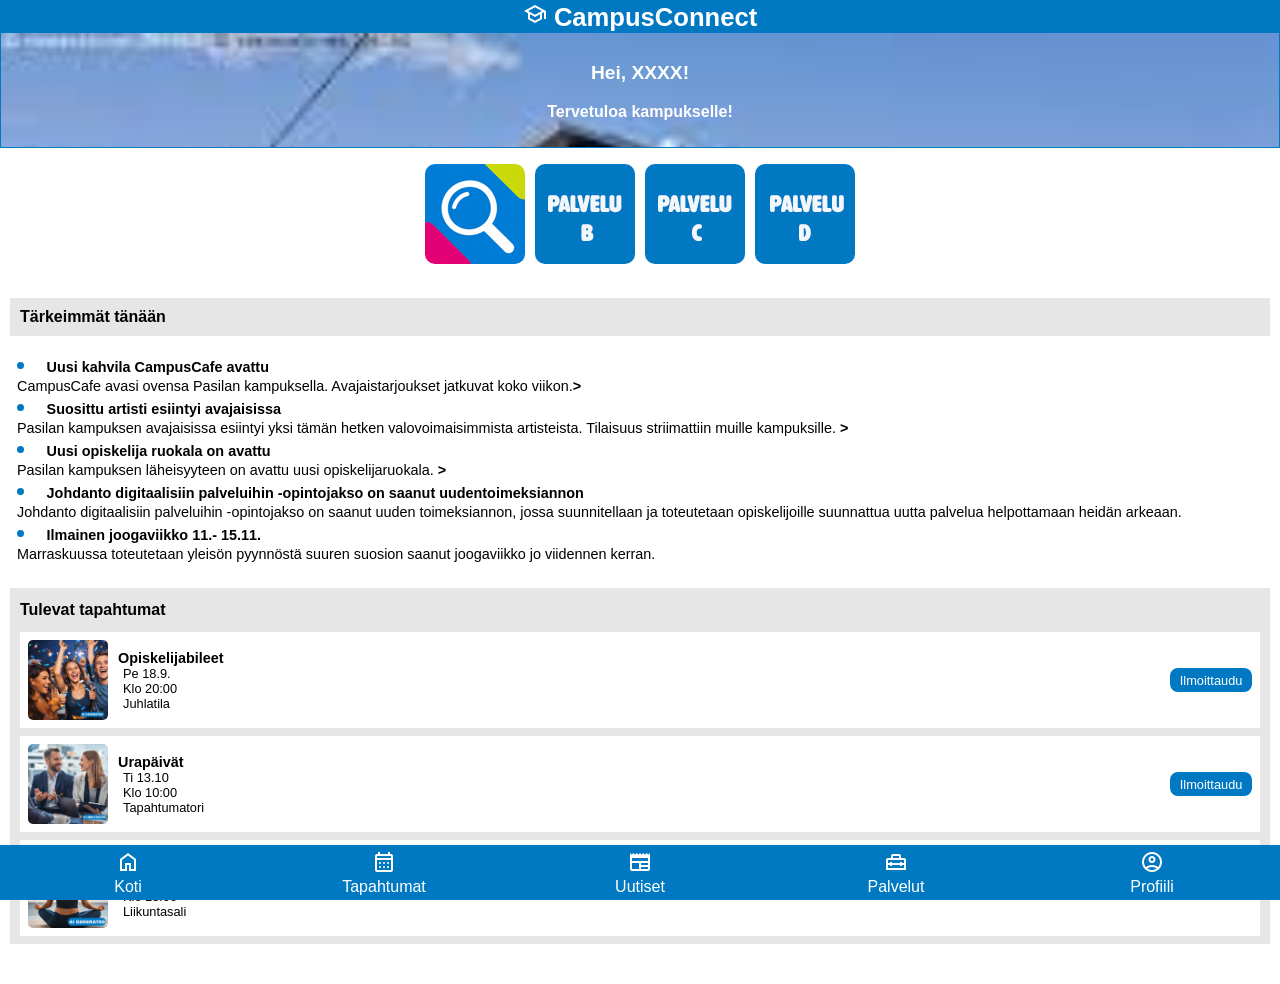
<file: index.html>
<!DOCTYPE html>
<html lang="fi">
<head>

<title>CampusConnect</title>

<meta charset="UTF-8">
<meta name="viewport" content="width=device-width, initial-scale=1.0">
<meta name="author" content="Elina">

<link rel="manifest" href="manifest.json">

<meta name="theme-color" content="#0079C2">

<link href="style.css"  rel="stylesheet" type="text/css">


<link
  rel="stylesheet"
  href="https://fonts.googleapis.com/css2?family=Material+Symbols+Outlined"
>



</head>
<body>

<header>    
  <h1><span class="material-symbols-outlined">school</span> CampusConnect</h1>
  <!-- ylätunnisteessa taustakuva ja tervetuloteksti -->
  <div class="welcome">
    <p class="hello">Hei, XXXX!</p>
    <p>Tervetuloa kampukselle!</p>
  </div>
</header>

<main>
  
  <!-- Pikapalvelut -->
  <!-- Liitä näihin kuvakkeet ja linkit. -->
  <section id="quick-services">    
    <a href="sivu1.html" class="service-btn"><img src="opiskelijahaku.png" alt="palveluA"></a>
    <a href="#" class="service-btn"><img src="palvelut/kuvat_palvelut/palvelu_B.png" alt="palveluB"></a>
    <a href="#" class="service-btn"><img src="palvelut/kuvat_palvelut/palvelu_C.png" alt="palveluC"></a>
    <a href="#" class="service-btn"><img src="palvelut/kuvat_palvelut/palvelu_D.png" alt="palvelu_D"></a>    
  </section>

  <!-- Dashboard: uutiset ja tapahtumat -->
  <section id="dashboard">
    <div id="news">
      <h2>Tärkeimmät tänään</h2>
      <ul>
        <!-- start-luokalla nostetaan uutiset etusivulle mobiilissa -->
        <li class="start"><a href="uutiset/uutinen_campuscafe.html"><span>Uusi kahvila CampusCafe avattu</span><br>CampusCafe avasi ovensa Pasilan kampuksella. Avajaistarjoukset jatkuvat koko viikon.<span>&gt;</span></a></li>
        <li class="start"><a><span>Suosittu artisti esiintyi avajaisissa</span><br>
        Pasilan kampuksen avajaisissa esiintyi yksi tämän hetken valovoimaisimmista artisteista. Tilaisuus striimattiin muille kampuksille. <span>&gt;</span></a></li>
        <li><a href=""><span>Uusi opiskelija ruokala on avattu</span> <br>
        Pasilan kampuksen läheisyyteen on avattu uusi opiskelijaruokala. <span>&gt;</span></a>
        </li>
        <li><span>Johdanto digitaalisiin palveluihin -opintojakso on saanut uudentoimeksiannon</span><br>Johdanto digitaalisiin palveluihin -opintojakso on saanut uuden toimeksiannon, jossa suunnitellaan ja toteutetaan opiskelijoille suunnattua uutta palvelua helpottamaan heidän arkeaan.</li>
        <li><span>Ilmainen joogaviikko 11.- 15.11. </span><br>Marraskuussa toteutetaan yleisön pyynnöstä suuren suosion saanut joogaviikko jo viidennen kerran.</li>
      </ul>
    </div>

    <div id="events">
      <h2>Tulevat tapahtumat</h2>

      <!-- tapahtumakortit: kuva, otsikko, luettelossa tiedot, linkki ilmoittautumislomakkeeseen -->
      <div class="events-item">
        <img src="kuvat/juhlat_AI.png" alt="AI:illa tuotettu kuva juhlista">
        <div>
        <h3>Opiskelijabileet</h3>
          <ul><li>Pe 18.9.</li>
              <li>Klo 20:00</li>
              <li>Juhlatila</li>
              </ul>
       </div>
       <!-- lomakkeet eivät ole vielä käytössä, joten niihin ei ole linkkejä -->
        <a class="btn-event">Ilmoittaudu</a>
      </div>

      <div class="events-item">
      <img src="kuvat/ura_AI.png" alt="AI:illa tuotettu kuva kahden ihmisen tapaamisesta">
        <div>
        <h3>Urapäivät</h3>
          <ul><li>Ti 13.10</li>
              <li>Klo 10:00</li>
              <li> Tapahtumatori</li>
              </ul>
       </div>        
        <a class="btn-event">Ilmoittaudu</a>
      </div>

      <div class="events-item">  
        <img src="kuvat/jooga_AI.png" alt="AI:illa tuotettu kuva joogaavasta naisesta">
        <div>
        <h3>Joogasessio</h3>
          <ul><li>Ke 25.11.</li>
              <li>Klo 15:00</li>
              <li>Liikuntasali</li>
              </ul>
       </div>        
        <a class="btn-event">Ilmoittaudu</a>
      </div>
    
  </div>
  </section>

</main>
<footer>
  <!-- linkit portaalin eri osiin -->
 
   	 <a href="index.html">   <span class="material-symbols-outlined">home</span><br> Koti</a>    
    <a href=""><span class="material-symbols-outlined">calendar_month</span> <br>
  Tapahtumat</a>   
  <a href="uutiset.html"> <span class="material-symbols-outlined">newspaper</span><br>
  Uutiset</a>   
   <a href="palvelut.html"><span class="material-symbols-outlined">home_repair_service</span> <br>    Palvelut</a>    
    <a href=""><span class="material-symbols-outlined">account_circle</span><br>  Profiili</a>
    
</footer>

</body>
</html>
</file>
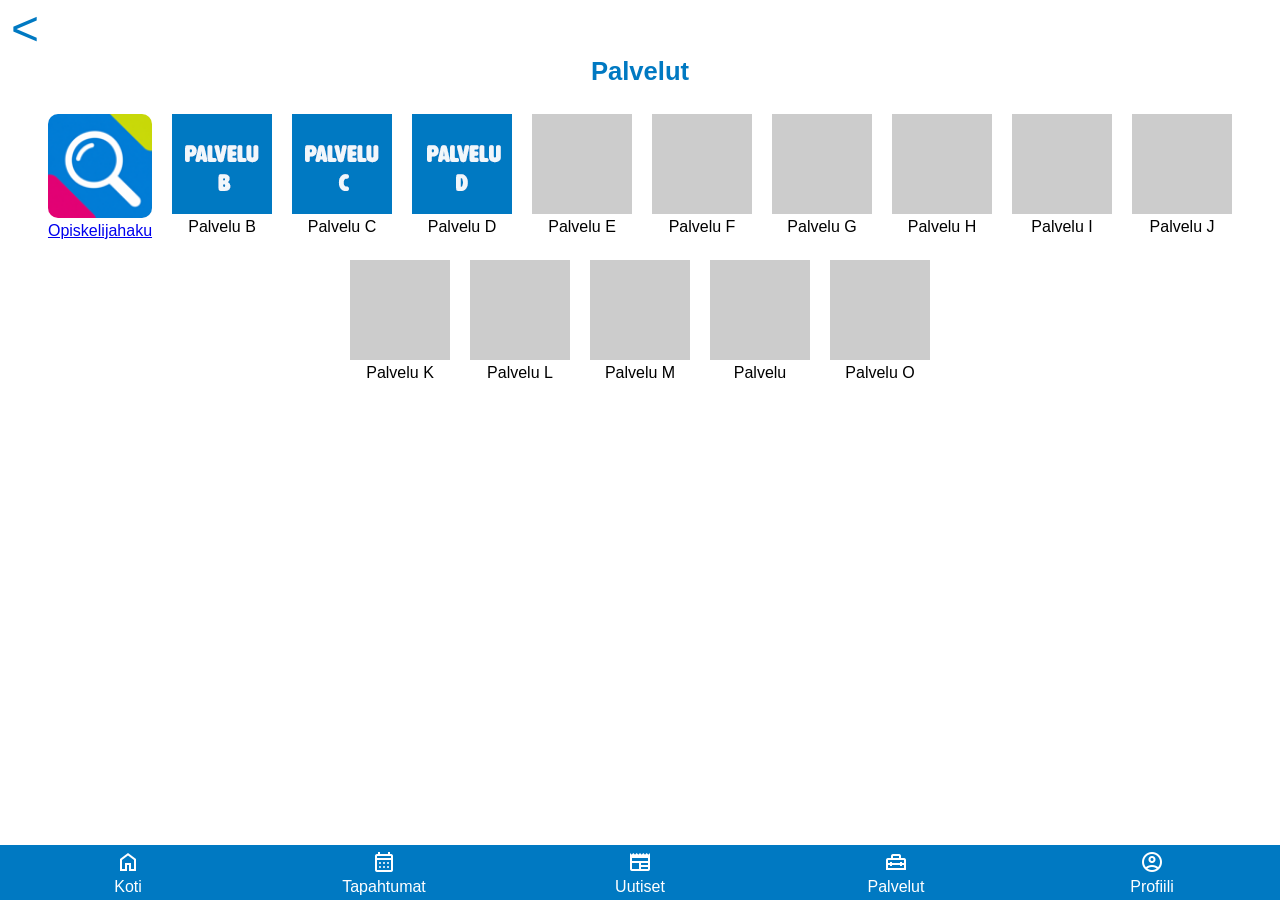
<file: palvelut.html>
<!DOCTYPE html>
<html lang="fi">

<head>

  <title>CampusConnect | Palvelut</title>

  <meta name="color-scheme" content="only light">

  <meta charset="UTF-8">
  <meta name="viewport" content="width=device-width, initial-scale=1.0">
  <meta name="author" content="Elina">

  <meta name="theme-color" content="#0079C2">
  
  <link href="style.css" rel="stylesheet" type="text/css">

 <link
  rel="stylesheet"
  href="https://fonts.googleapis.com/css2?family=Material+Symbols+Outlined"
>

  <style>
  /* palvelukuvakkeet ja nimet  rivittyvät näytön leveyden mukaan */ 

main {display: flex; flex-wrap: wrap; text-align: center; padding-bottom: 50px; justify-content: center}

main div {margin:10px}
  </style>


</head>

<body>


  <header class="sub_header">
    <a href="index.html">&lt;</a>
    <h1>Palvelut</h1>

  </header>


  <main>

<div>
<a href="sivu1.html" class="service-btn"><img src="opiskelijahaku.png" alt="palveluA"> <br>
Opiskelijahaku</a></div>

<div> <img src="palvelut/kuvat_palvelut/palvelu_B.png" alt=""> <br>
Palvelu B</div>

<div> <img src="palvelut/kuvat_palvelut/palvelu_C.png" alt=""> <br>
Palvelu C</div>
<div> <img src="palvelut/kuvat_palvelut/palvelu_D.png" alt=""> <br>
Palvelu D</div>
<div> <img src="palvelut/kuvat_palvelut/palvelu.png" alt=""> <br>
Palvelu E</div>
<div> <img src="palvelut/kuvat_palvelut/palvelu.png" alt=""> <br>
Palvelu F</div>
<div> <img src="palvelut/kuvat_palvelut//palvelu.png" alt=""> <br>
Palvelu G</div>
<div> <img src="palvelut/kuvat_palvelut//palvelu.png" alt=""> <br>
Palvelu H</div>
<div> <img src="palvelut/kuvat_palvelut/palvelu.png" alt=""> <br>
Palvelu I</div>
<div> <img src="palvelut/kuvat_palvelut/palvelu.png" alt=""> <br>
Palvelu J</div>
<div> <img src="palvelut/kuvat_palvelut/palvelu.png" alt=""> <br>
Palvelu K</div>
<div> <img src="palvelut/kuvat_palvelut//palvelu.png" alt=""> <br>
Palvelu L</div>
<div> <img src="palvelut/kuvat_palvelut/palvelu.png" alt=""> <br>
Palvelu M</div>
<div> <img src="palvelut/kuvat_palvelut/palvelu.png" alt=""> <br>
Palvelu <Noscript></Noscript></div>
<div> <img src="palvelut/kuvat_palvelut/palvelu.png" alt=""> <br>
Palvelu O</div>

  </main>
  <footer>
  <!-- linkit portaalin eri osiin -->
 
   	 <a href="index.html">   <span class="material-symbols-outlined">home</span><br> Koti</a>    
    <a href=""><span class="material-symbols-outlined">calendar_month</span> <br>
  Tapahtumat</a>   
  <a href="uutiset.html"> <span class="material-symbols-outlined">newspaper</span><br>
  Uutiset</a>   
   <a href="palvelut.html"><span class="material-symbols-outlined">home_repair_service</span> <br>    Palvelut</a>    
    <a href=""><span class="material-symbols-outlined">account_circle</span><br>  Profiili</a>
    
</footer>

</body>

</html>
</file>
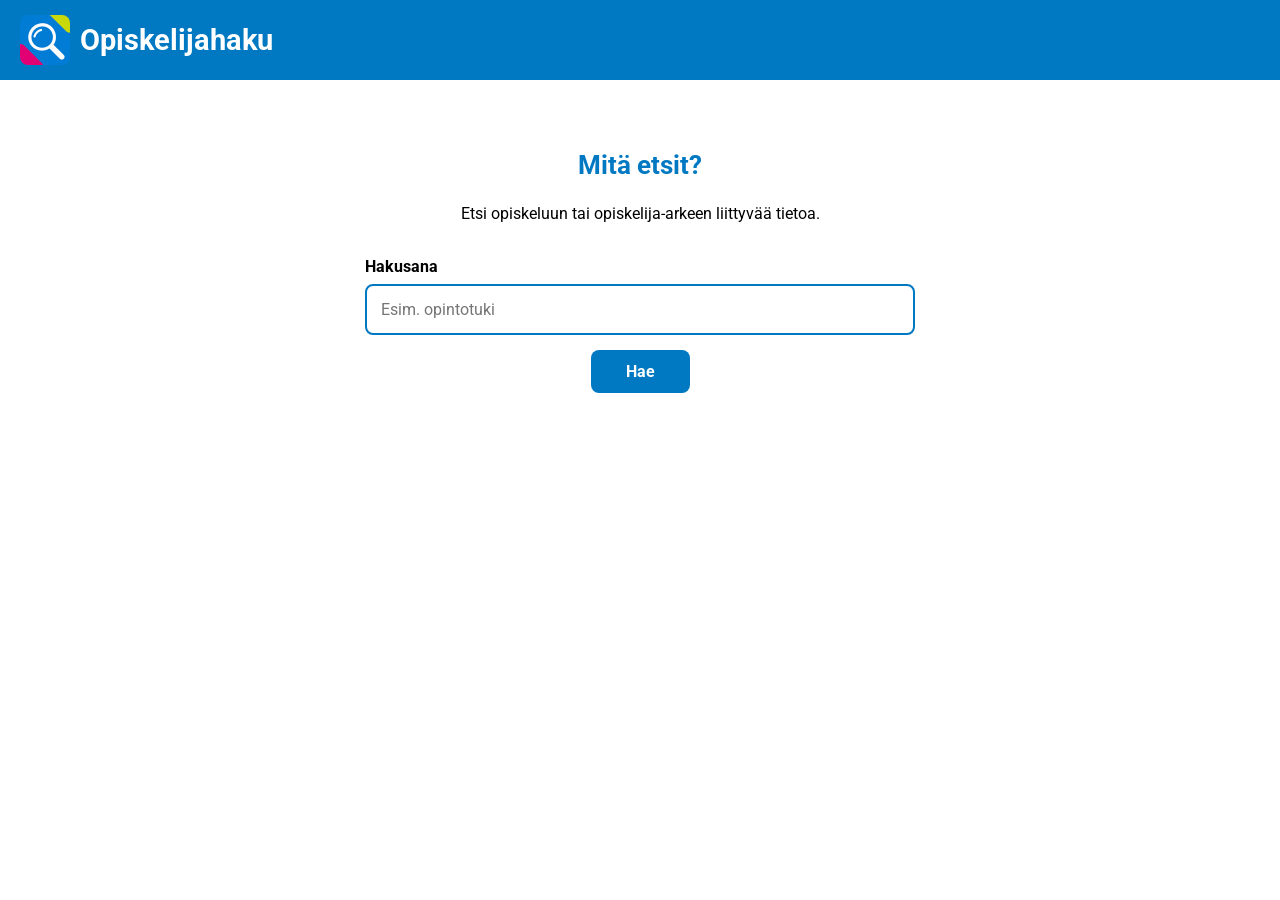
<file: sivu1.html>
<!DOCTYPE html>
<html lang="fi">

<head>
    <title>Opiskelijahaku</title>
    <meta charset="UTF-8">
    <meta name="viewport" content="width=device-width, initial-scale=1.0">

    <link rel="preconnect" href="https://fonts.googleapis.com">
    <link rel="preconnect" href="https://fonts.gstatic.com" crossorigin>
    <link href="https://fonts.googleapis.com/css2?family=Roboto:wght@400;700&display=swap"
          rel="stylesheet">

    <link href="style_palvelu.css" rel="stylesheet" type="text/css">
</head>

<body>

    <header>
        <img src="opiskelijahaku.png"
             alt="Opiskelijahaun kuvake"
             class="logo">

        <h1>Opiskelijahaku</h1>
    </header>

    <main>
        <section class="search-section">

            <h2>Mitä etsit?</h2>

            <p>
                Etsi opiskeluun tai opiskelija-arkeen liittyvää tietoa.
            </p>

            <form action="sivu2.html">
                <label for="search">Hakusana</label>

                <input
                    type="search"
                    id="search"
                    name="search"
                    placeholder="Esim. opintotuki"
                >

                <button type="submit">Hae</button>
            </form>

        </section>
    </main>

</body>

</html>
</file>
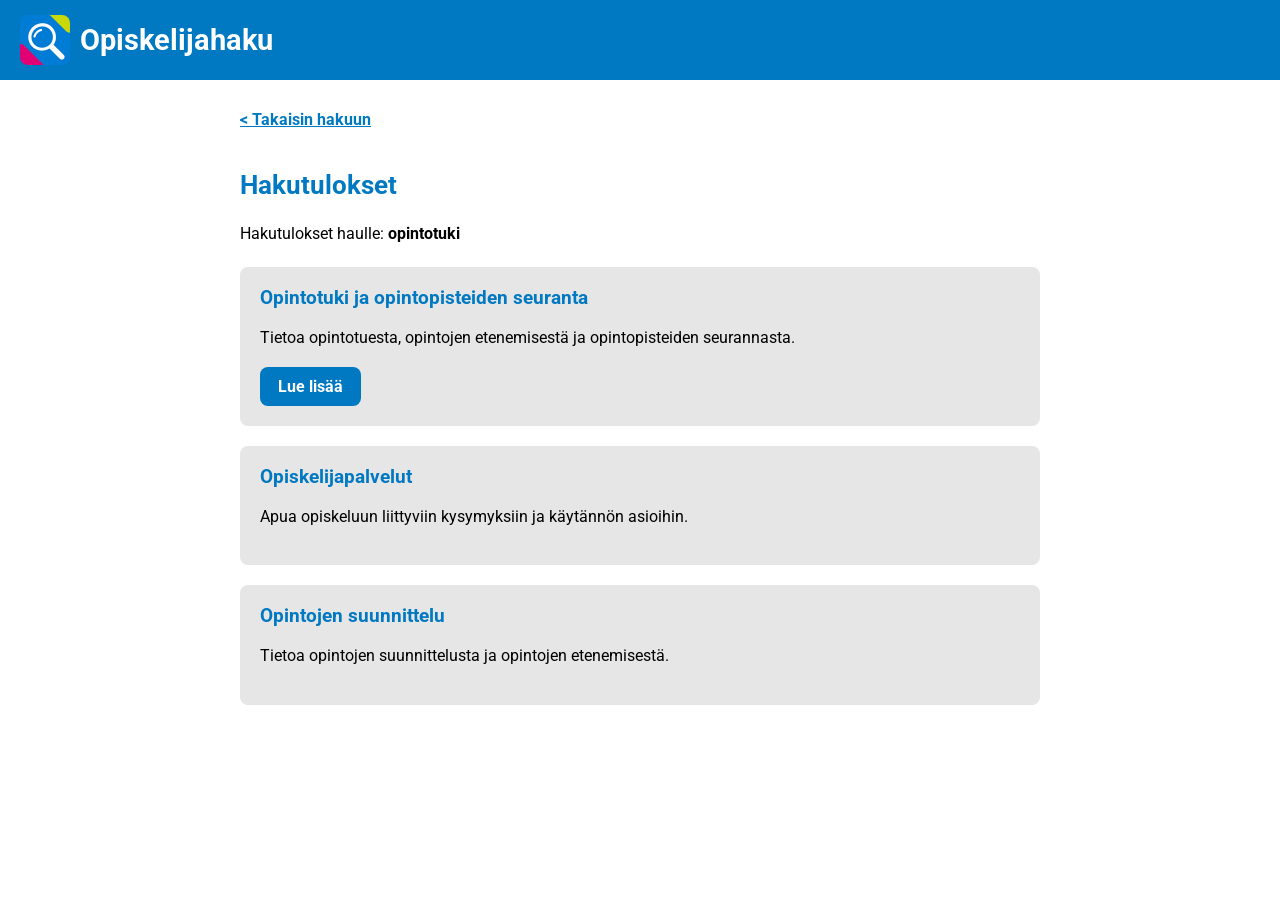
<file: sivu2.html>
<!DOCTYPE html>
<html lang="fi">

<head>
    <title>Hakutulokset | Opiskelijahaku</title>
    <meta charset="UTF-8">
    <meta name="viewport" content="width=device-width, initial-scale=1.0">

    <link rel="preconnect" href="https://fonts.googleapis.com">
    <link rel="preconnect" href="https://fonts.gstatic.com" crossorigin>
    <link href="https://fonts.googleapis.com/css2?family=Roboto:wght@400;700&display=swap"
          rel="stylesheet">

    <link href="style_palvelu.css" rel="stylesheet" type="text/css">
</head>

<body>

    <header>
        <img src="opiskelijahaku.png"
             alt="Opiskelijahaun kuvake"
             class="logo">

        <h1>Opiskelijahaku</h1>
    </header>

    <main>
        <section class="results-section">

            <a href="index.html" class="back-link">&lt; Takaisin hakuun</a>

            <h2>Hakutulokset</h2>

            <p>Hakutulokset haulle: <strong>opintotuki</strong></p>

            <div class="search-result">
                <h3>Opintotuki ja opintopisteiden seuranta</h3>

                <p>
                    Tietoa opintotuesta, opintojen etenemisestä ja
                    opintopisteiden seurannasta.
                </p>

                <a href="sivu3.html" class="button-link">Lue lisää</a>
            </div>

            <div class="search-result">
                <h3>Opiskelijapalvelut</h3>

                <p>
                    Apua opiskeluun liittyviin kysymyksiin ja käytännön asioihin.
                </p>
            </div>

            <div class="search-result">
                <h3>Opintojen suunnittelu</h3>

                <p>
                    Tietoa opintojen suunnittelusta ja opintojen etenemisestä.
                </p>
            </div>

        </section>
    </main>

</body>

</html>
</file>
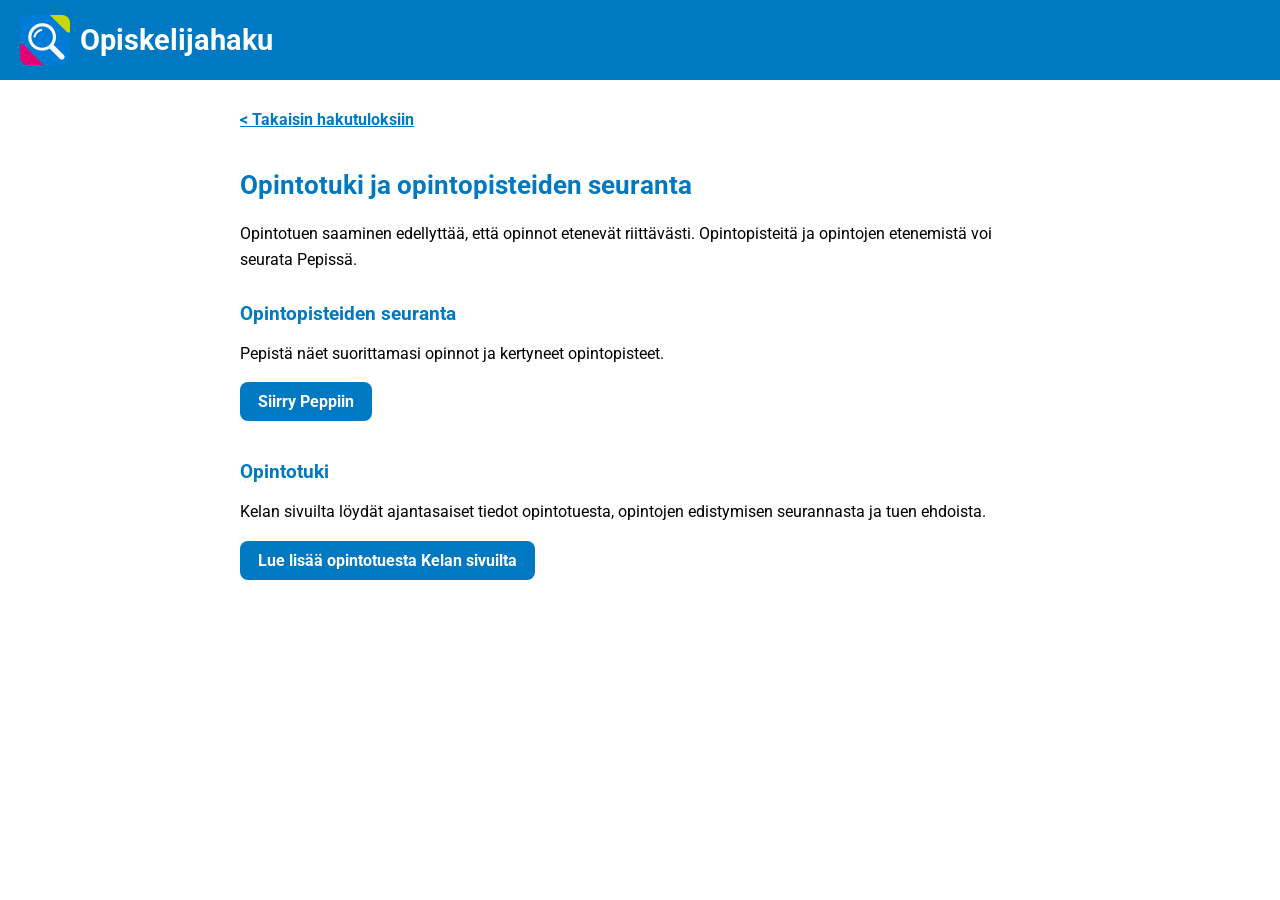
<file: sivu3.html>
<!DOCTYPE html>
<html lang="fi">

<head>
    <title>Opintotuki ja opintopisteet | Opiskelijahaku</title>
    <meta charset="UTF-8">
    <meta name="viewport" content="width=device-width, initial-scale=1.0">

    <link rel="preconnect" href="https://fonts.googleapis.com">
    <link rel="preconnect" href="https://fonts.gstatic.com" crossorigin>
    <link href="https://fonts.googleapis.com/css2?family=Roboto:wght@400;700&display=swap"
          rel="stylesheet">

    <link href="style_palvelu.css" rel="stylesheet" type="text/css">
</head>

<body>

    <header>
        <img src="opiskelijahaku.png"
             alt="Opiskelijahaun kuvake"
             class="logo">

        <h1>Opiskelijahaku</h1>
    </header>

    <main>
        <article class="info-section">

            <a href="sivu2.html" class="back-link">&lt; Takaisin hakutuloksiin</a>

            <h2>Opintotuki ja opintopisteiden seuranta</h2>

            <p>
                Opintotuen saaminen edellyttää, että opinnot etenevät riittävästi.
                Opintopisteitä ja opintojen etenemistä voi seurata Pepissä.
            </p>

            <h3>Opintopisteiden seuranta</h3>

            <p>
                Pepistä näet suorittamasi opinnot ja kertyneet opintopisteet.
            </p>

            <a href="https://www.haaga-helia.fi/fi/opiskelu/peppi-opiskelijan-virtuaalinen-tyopoyta"
               class="external-link">
                Siirry Peppiin
            </a>

            <h3>Opintotuki</h3>

            <p>
                Kelan sivuilta löydät ajantasaiset tiedot opintotuesta,
                opintojen edistymisen seurannasta ja tuen ehdoista.
            </p>

            <a href="https://www.kela.fi/opintotuki"
               class="external-link">
                Lue lisää opintotuesta Kelan sivuilta
            </a>

        </article>
    </main>

</body>

</html>
</file>
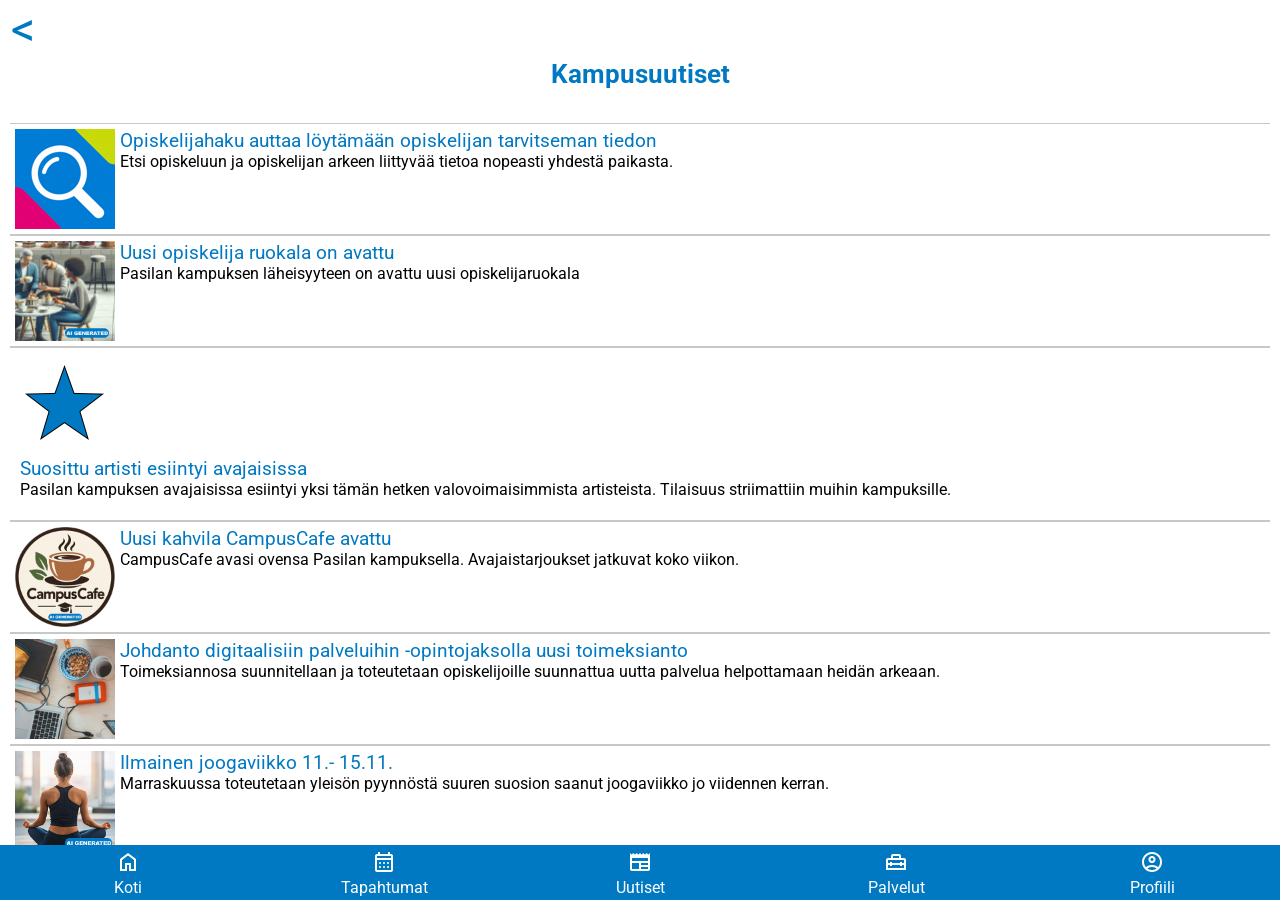
<file: uutiset.html>
<!DOCTYPE html>
<html lang="fi">

<head>

  <title>CampusConnect | Uutiset</title>

  <meta name="color-scheme" content="only light">

  <meta charset="UTF-8">
  <meta name="viewport" content="width=device-width, initial-scale=1.0">
  <meta name="author" content="Elina">

  <meta name="theme-color" content="#0079C2">
  
  <link href="style.css" rel="stylesheet" type="text/css">

<link
  rel="stylesheet"
  href="https://fonts.googleapis.com/css2?family=Material+Symbols+Outlined"
>

  <link rel="preconnect" href="https://fonts.googleapis.com">
  <link rel="preconnect" href="https://fonts.gstatic.com" crossorigin>
  <link href="https://fonts.googleapis.com/css2?family=Roboto:ital,wght@0,100..900;1,100..900&display=swap"
    rel="stylesheet">



  <style>  
  
 li {border-bottom: solid 1px rgb(200, 200, 200);
  border-top: solid 1px rgb(200,200,200);
  display: block; align-items: center; gap:10px; padding:5px}
 img {width: 100px; height: 100px;}
 p {margin-top:0px; padding-left: 5px;}
p span {font-size: 1.2em; color:rgb(0,121,194)}
ul {padding-left: 0px;}
 li a { display: flex; text-decoration: none;color:black}

  </style>

</head>

<body>

  <header class="sub_header">
    <a href="index.html">&lt;</a>
    <h1>Kampusuutiset</h1>

  </header>

  <main id="news_page">
        <ul>
          <li><a href="Nette/Uutinen/uutinen.html"><img src="opiskelijahaku.png" alt="Opiskelijahaku"><p><span>Opiskelijahaku auttaa löytämään opiskelijan tarvitseman tiedon</span><br>Etsi opiskeluun ja opiskelijan arkeen liittyvää tietoa nopeasti yhdestä paikasta.</p></a></li>

        <li><a><img src="uutiset/kuvat_uutiset/ruokala_AI.png" alt="AI:lla tuotettu kuva ruokalasta"><p>
          <span>Uusi opiskelija ruokala on avattu</span><br>Pasilan kampuksen läheisyyteen on avattu uusi opiskelijaruokala</p></a></li>

        <li><img src="uutiset/kuvat_uutiset/tahti.png" alt="Tähti"><p> <span>Suosittu artisti esiintyi avajaisissa</span>
          <br>Pasilan kampuksen avajaisissa esiintyi yksi tämän hetken valovoimaisimmista artisteista. Tilaisuus striimattiin muihin kampuksille.</p>
        </li>

        <li><a href="uutiset/uutinen_campuscafe.html"><img src="uutiset/kuvat_uutiset/CampusCafe_AI.png" alt="AI:illa tuotettu logo"><p><span>Uusi kahvila CampusCafe avattu</span>
          <br>CampusCafe avasi ovensa Pasilan kampuksella. Avajaistarjoukset jatkuvat koko viikon.</p></a></li>

        <li><a><img src="uutiset/kuvat_uutiset/ODS.png" alt=""><p><span>Johdanto digitaalisiin palveluihin -opintojaksolla uusi toimeksianto</span>
          <br>Toimeksiannosa suunnitellaan ja toteutetaan opiskelijoille suunnattua uutta palvelua helpottamaan heidän arkeaan.</p></a></li>
        <li><a><img src="uutiset/kuvat_uutiset/jooga_AI.png" alt="AI:iila tuotettu kuva joogaavasta naisesta"><p><span>Ilmainen joogaviikko 11.- 15.11.</span><br>
        Marraskuussa toteutetaan yleisön pyynnöstä suuren suosion saanut joogaviikko jo viidennen kerran.</p></a></li>
      </ul>

  </main>
 <footer>
  <!-- linkit portaalin eri osiin -->
 
   	 <a href="index.html">   <span class="material-symbols-outlined">home</span><br> Koti</a>    
    <a href=""><span class="material-symbols-outlined">calendar_month</span> <br>
  Tapahtumat</a>   
  <a href="uutiset.html"> <span class="material-symbols-outlined">newspaper</span><br>
  Uutiset</a>   
   <a href="palvelut.html"><span class="material-symbols-outlined">home_repair_service</span> <br>    Palvelut</a>    
    <a href=""><span class="material-symbols-outlined">account_circle</span><br>  Profiili</a>
    
</footer>
</body>

</html>
</file>
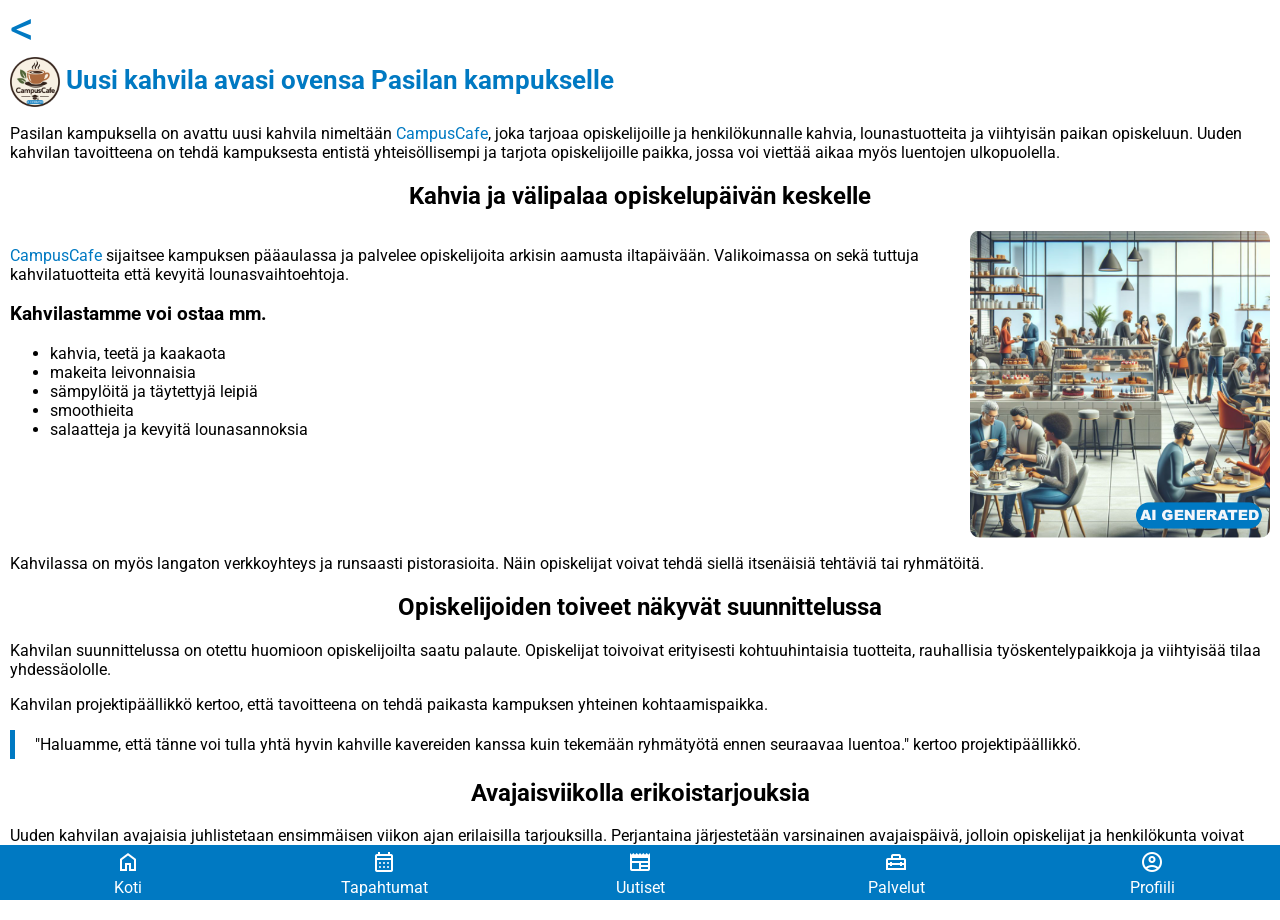
<file: uutiset/uutinen_campuscafe.html>
<!DOCTYPE html>
<html lang="fi">

<head>
  <title>Uusi kahvila avattu kampukselle</title>

  <meta charset="UTF-8">
  <meta name="viewport" content="width=device-width, initial-scale=1.0">

  <meta name="theme-color" content="#0079C2">

<link
  rel="stylesheet"
  href="https://fonts.googleapis.com/css2?family=Material+Symbols+Outlined"
>

   <link rel="preconnect" href="https://fonts.googleapis.com">
<link rel="preconnect" href="https://fonts.gstatic.com" crossorigin>
<link href="https://fonts.googleapis.com/css2?family=Roboto:ital,wght@0,100..900;1,100..900&display=swap" rel="stylesheet">


  <link href="style_uutiset.css" rel="stylesheet" type="text/css">
</head>


<body>
  <header>
    <!-- ylätunniste ja linkki uutisiin -->
       <a href="../uutiset.html">&lt;</a>
    
  </header>
  <main>
  <h1><img src="kuvat_uutiset/CampusCafe_AI.png" alt=""> Uusi kahvila avasi ovensa Pasilan kampukselle </h1>

  <p>Pasilan kampuksella on avattu uusi kahvila nimeltään <span class="coloraccent ">CampusCafe</span>, joka tarjoaa    opiskelijoille ja henkilökunnalle kahvia, lounastuotteita ja viihtyisän paikan opiskeluun. Uuden kahvilan tavoitteena on tehdä kampuksesta entistä     yhteisöllisempi ja tarjota opiskelijoille paikka, jossa voi viettää aikaa myös luentojen ulkopuolella.</p>

 
  
  <h2>Kahvia ja välipalaa opiskelupäivän keskelle</h2>

  <div class="flex-container">
    
   <div>
  <p><span class="coloraccent">CampusCafe</span> sijaitsee kampuksen pääaulassa ja palvelee opiskelijoita arkisin aamusta iltapäivään. Valikoimassa on sekä tuttuja kahvilatuotteita että kevyitä lounasvaihtoehtoja.</p>  

   <h3>Kahvilastamme voi ostaa mm. </h3>

  <ul>
    <li>kahvia, teetä ja kaakaota </li>
    <li>makeita leivonnaisia</li>
    <li>sämpylöitä ja täytettyjä leipiä </li>
    <li>smoothieita</li>
    <li>salaatteja ja kevyitä lounasannoksia
  </ul>
  </div>
  <img src="kuvat_uutiset/kahvila_AI.png" alt="CampusCafeen tunnelmaa" class="cafe ">
  </div>
  

  <p>Kahvilassa on myös langaton verkkoyhteys ja runsaasti pistorasioita. Näin opiskelijat voivat tehdä siellä itsenäisiä tehtäviä tai ryhmätöitä.</p>

<h2>Opiskelijoiden toiveet näkyvät suunnittelussa</h2>
<p>Kahvilan suunnittelussa on otettu huomioon opiskelijoilta saatu palaute. Opiskelijat toivoivat erityisesti kohtuuhintaisia tuotteita, rauhallisia työskentelypaikkoja ja viihtyisää tilaa yhdessäololle.</p>
 <p>Kahvilan projektipäällikkö kertoo, että tavoitteena on tehdä paikasta kampuksen yhteinen kohtaamispaikka.</p>
<p class="quote">"Haluamme, että tänne voi tulla yhtä hyvin kahville kavereiden kanssa kuin tekemään ryhmätyötä ennen seuraavaa
luentoa." kertoo projektipäällikkö.</p>
<h2>Avajaisviikolla erikoistarjouksia</h2>
<p>Uuden kahvilan avajaisia juhlistetaan ensimmäisen viikon ajan erilaisilla tarjouksilla. Perjantaina järjestetään varsinainen avajaispäivä, jolloin opiskelijat ja henkilökunta voivat tutustua kahvilaan ja antaa palautetta sen toiminnasta.</p>
</main>
<footer>
<!-- alatunniste ja CC:n linkit -->

 
   	 <a href="../index.html">   <span class="material-symbols-outlined">home</span><br> Koti</a>    
    <a href=""><span class="material-symbols-outlined">calendar_month</span> <br>
  Tapahtumat</a>   
  <a href="../uutiset.html"> <span class="material-symbols-outlined">newspaper</span><br>
  Uutiset</a>   
   <a href="../palvelut.html"><span class="material-symbols-outlined">home_repair_service</span> <br>    Palvelut</a>    
    <a href=""><span class="material-symbols-outlined">account_circle</span><br>  Profiili</a>
    
</footer>

</body>

</html>
</file>
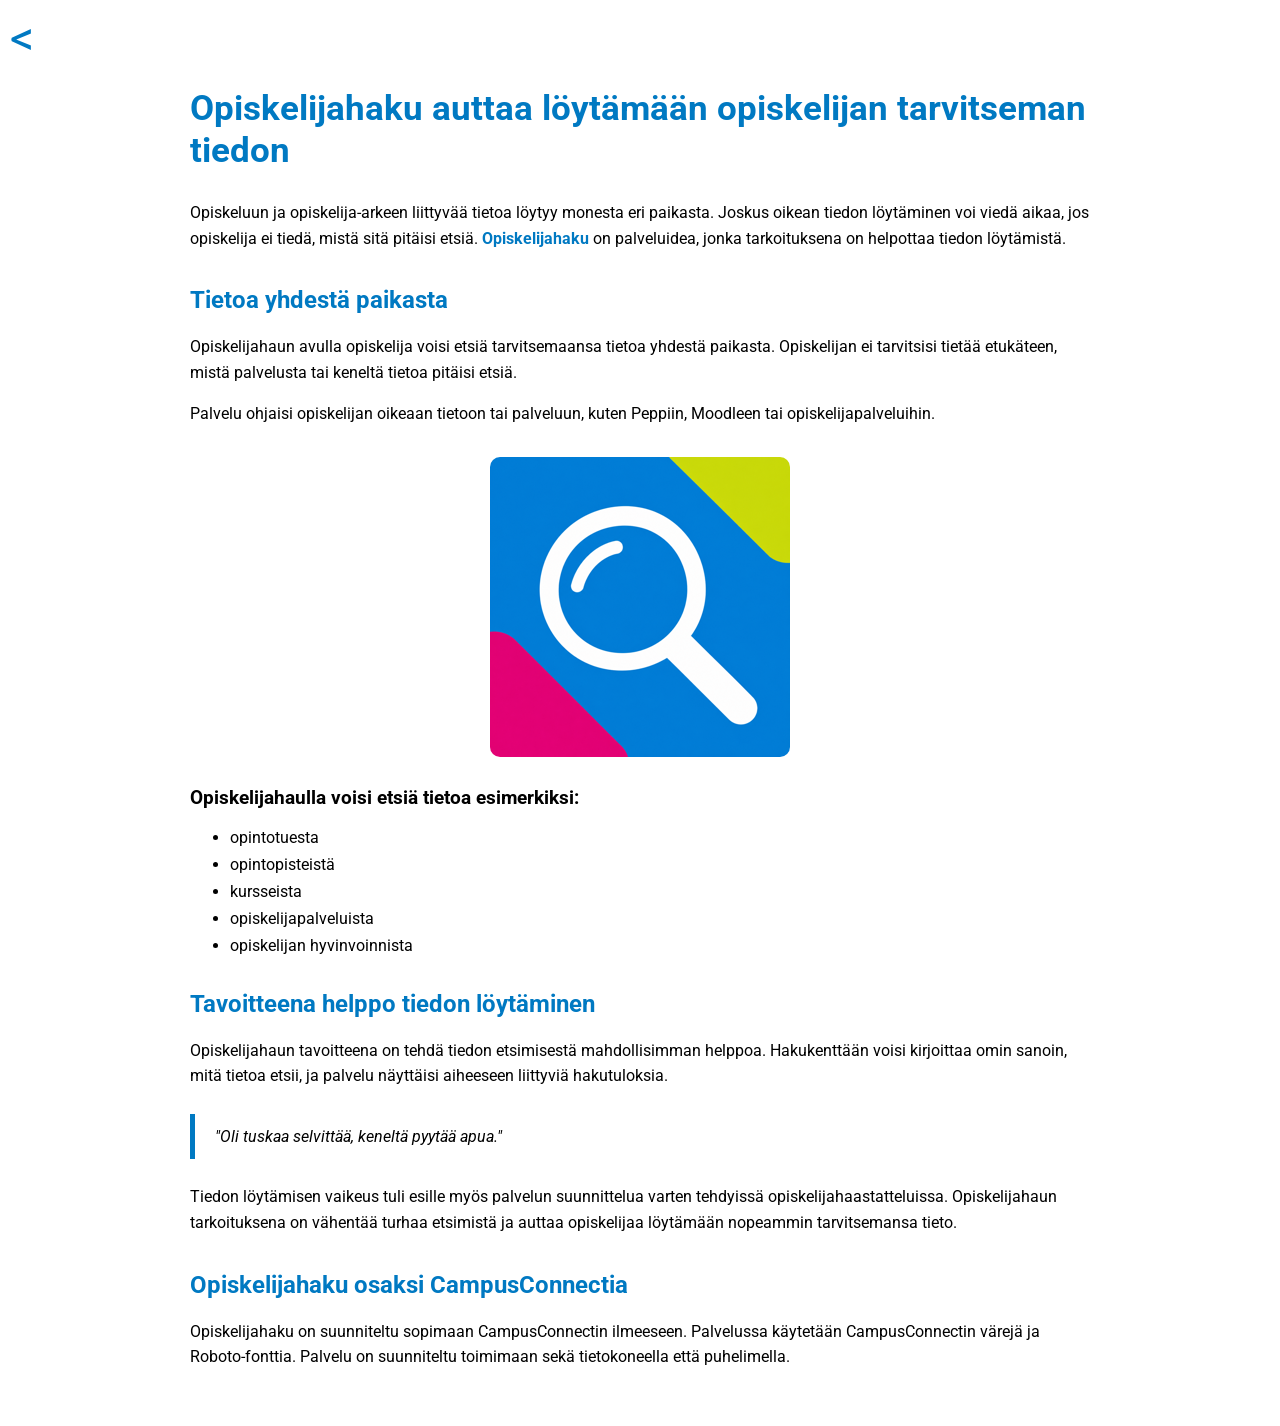
<file: nette/Uutinen/uutinen.html>
<!DOCTYPE html>
<html lang="fi">

<head>
    <title>Opiskelijahaku helpottaa tiedon löytämistä</title>
    <meta charset="UTF-8">
    <meta name="viewport" content="width=device-width, initial-scale=1.0">

    <link rel="preconnect" href="https://fonts.googleapis.com">
    <link rel="preconnect" href="https://fonts.gstatic.com" crossorigin>
    <link href="https://fonts.googleapis.com/css2?family=Roboto:wght@400;700&display=swap" rel="stylesheet">

    <link href="style_uutinen.css" rel="stylesheet" type="text/css">
</head>

<body>

    <header>
        <a href="javascript:history.back()">&lt;</a>
    </header>

    <main>

        <article>

            <h1>Opiskelijahaku auttaa löytämään opiskelijan tarvitseman tiedon</h1>

            <p>
                Opiskeluun ja opiskelija-arkeen liittyvää tietoa löytyy monesta eri paikasta.
                Joskus oikean tiedon löytäminen voi viedä aikaa, jos opiskelija ei tiedä,
                mistä sitä pitäisi etsiä. <span class="coloraccent">Opiskelijahaku</span>
                on palveluidea, jonka tarkoituksena on helpottaa tiedon löytämistä.
            </p>

            <h2>Tietoa yhdestä paikasta</h2>

            <p>
                Opiskelijahaun avulla opiskelija voisi etsiä tarvitsemaansa tietoa yhdestä
                paikasta. Opiskelijan ei tarvitsisi tietää etukäteen, mistä palvelusta tai
                keneltä tietoa pitäisi etsiä.
            </p>

            <p>
                Palvelu ohjaisi opiskelijan oikeaan tietoon tai palveluun, kuten Peppiin,
                Moodleen tai opiskelijapalveluihin.
            </p>

            <img src="kuvat/opiskelijahaku.png"
                 alt="Opiskelijahaun käyttöliittymä"
                 class="service-image">

            <h3>Opiskelijahaulla voisi etsiä tietoa esimerkiksi:</h3>

            <ul>
                <li>opintotuesta</li>
                <li>opintopisteistä</li>
                <li>kursseista</li>
                <li>opiskelijapalveluista</li>
                <li>opiskelijan hyvinvoinnista</li>
            </ul>

            <h2>Tavoitteena helppo tiedon löytäminen</h2>

            <p>
                Opiskelijahaun tavoitteena on tehdä tiedon etsimisestä mahdollisimman
                helppoa. Hakukenttään voisi kirjoittaa omin sanoin, mitä tietoa etsii,
                ja palvelu näyttäisi aiheeseen liittyviä hakutuloksia.
            </p>

            <p class="quote">
                "Oli tuskaa selvittää, keneltä pyytää apua."
            </p>

            <p>
                Tiedon löytämisen vaikeus tuli esille myös palvelun suunnittelua varten
                tehdyissä opiskelijahaastatteluissa. Opiskelijahaun tarkoituksena on
                vähentää turhaa etsimistä ja auttaa opiskelijaa löytämään nopeammin
                tarvitsemansa tieto.
            </p>

            <h2>Opiskelijahaku osaksi CampusConnectia</h2>

            <p>
                Opiskelijahaku on suunniteltu sopimaan CampusConnectin ilmeeseen.
                Palvelussa käytetään CampusConnectin värejä ja Roboto-fonttia.
                Palvelu on suunniteltu toimimaan sekä tietokoneella että puhelimella.
            </p>

        </article>

    </main>

</body>

</html>
</file>
<file: style.css>
/* -------------------
     CSS-muuttujat
  ------------------- */
  
:root {

color-scheme: light; 

--color-primary:rgb(0,121,194);   /*HH Blue */
--color-secondary:rgb(202,213,16);  /* HH APPLE GREEN */
--color-accent:rgb(223,0,110);      /* HH PINK */
--color-background:rgb(255,255,255);/* valkoinen */
--color-surface:rgb(230,230,230);   /* harmaa*/
--color-text:rgb(0,0,0); /* musta */
--color-text-secondary:rgb(255,255,255); /*valkoinen*/

--color-background-secondary:var(--color-primary);
--color-accent-secondary:var(--color-accent);
--color-border	: var(--color-primary);

 --font-body: "Roboto", sans-serif;   
 --font-heading : "Roboto", sans-serif; 
 --border-radius: 8px;
}


  /* -------------------
     Yleiset tyylit
  ------------------- */
  body {
    margin: 0;
    font-family: var(--font-body);
    background-color: var(--color-background);
    color: var(--color-text);
    
  }
 
  header {
    background-color: var(--color-background-secondary);
    color: var(--color-text-secondary);
    padding:1px;
    text-align: center;
    font-family: var(--font-heading);
     }


header  a {font-size: 3em;
           color:var(--color-primary);
          text-decoration: none;
          margin-left:10px}

.hello {font-size: 1.2em;}
.welcome {background-image: url(kuvat/koulu.jpg);
background-repeat: no-repeat;
background-size: cover;
padding: 10px;
font-weight: bold;}

h1 {margin:1px 0px; font-size: 1.6rem;}

h3 {margin-bottom:0px}

h2 {font-size: 1.2rem;}

main {padding: 1em 10px 40px 10px}



footer {background-color: var(--color-background-secondary);
  height: 50px;
  width: 100%;
position:fixed;
bottom:0px;
text-align: center;
display: flex;
  padding:5px 0px 0px  0px; 
  color:var(--color-text-secondary);
& a {flex:1; text-decoration: none; color:var(--color-text-secondary)}
}

  /* -------------------
     Pikapalvelut
  ------------------- */
  #quick-services {
    display: flex;
    justify-content:center;
   gap: 10px;
    margin-bottom: 1rem;
  }

  .service-btn img {width: 100%;
    max-width: 200px;
    border-radius: 10px;
   
  }

  /* -------------------
     Kampusuutiset ja tapahtumat
  ------------------- */
 
  #dashboard {
    display: flex;
    flex-direction: column;
    gap: 1rem;
  }
 
  #news {
      & h2 {font-size:1em;background-color: var(--color-surface);
      padding:10px }         
      & a {color:var(--color-text);
           text-decoration: none;}
       & ul { background-color: var(--color-background);       
        padding:0px 0px 5px; margin-bottom: 5px; margin-left:2px;}
       & li::marker {color:var(--color-primary); font-size:1.5em}
           & .start {display:list-item} 
      & li {font-size: 0.9em;
            display: none;
            list-style-position: inside;
            padding-left: 5px;}
      & li span {font-weight: 700;}
        & a {color:var(--color-text);
           text-decoration: none;}
        }
        
#events {background-color: var(--color-surface);    
    padding-left: 10px;
    padding-right: 10px;
   & h2 {font-size:1em;}
   & h3 {font-size: 0.9em;}
   & li {font-size: 0.8em;}}

  .events-item {
    margin-bottom: 0.5rem;
    padding: 0.5rem;
    background-color: var(--color-background);
    display: flex;
    gap:10px;
    align-items: center;

    & img {width: 80px; height: 80px; border-radius:5px}
    & h3 {margin: 0 auto}
    & ul {margin: 0; list-style-type: none;
       padding-left:5px}
    & button {height: 2em;}
    & div {flex:1}}  

.events:last-child {  
  padding-bottom:50px    
  }

  .btn-event {
    background-color: var(--color-background-secondary);
    color:var(--color-text-secondary);
    border: none;
    padding: 0.3rem 0.6rem;
    border-radius: var(--border-radius);
    cursor: pointer;
    font-size: 0.8rem;
  }

/* -------------------
alisivujen headerit 
-----------------------*/
.sub_header { background-color: var(--color-background);
       text-align: left;
   & h1 {color:var(--color-primary); text-align: center;}
    & a {font-size: 3em;
           color:var(--color-primary);
          text-decoration: none;
          margin-left:10px}
    }

 
  /* -------------------
     Responsiivisuus 
  ------------------- */
  @media (min-width: 600px) {
    .dashboard {
      flex-direction: row;
      gap: 1rem;
    }
    .news {
      flex: 1;
    }

  #news li {display: list-item;}
    .events {
      flex: 1;
    }
  }
</file>
<file: style_palvelu.css>
:root {
    --color-primary: rgb(0, 121, 194);       /* HH Blue */
    --color-secondary: rgb(202, 213, 16);    /* HH Apple Green */
    --color-accent: rgb(223, 0, 110);        /* HH Pink */
    --color-background: rgb(255, 255, 255);  /* White */
    --color-surface: rgb(230, 230, 230);     /* Grey */
    --color-text: rgb(0, 0, 0);              /* Black */
}

body {
    margin: 0;
    background-color: var(--color-background);
    color: var(--color-text);
    font-family: 'Roboto', sans-serif;
    font-size: 16px;
}

header {
    display: flex;
    align-items: center;
    gap: 10px;
    padding: 15px 20px;
    background-color: var(--color-primary);
    color: white;
}

.logo {
    width: 50px;
    height: 50px;
    border-radius: 8px;
}

header h1 {
    margin: 0;
    font-size: 1.8em;
}

main {
    max-width: 800px;
    margin: auto;
    padding: 30px 20px 50px 20px;
}

h2 {
    color: var(--color-primary);
    font-size: 1.6em;
}

h3 {
    margin-bottom: 8px;
}

p {
    line-height: 1.6;
}

/* Hakusivu */

.search-section {
    text-align: center;
    margin-top: 40px;
}

.search-section form {
    max-width: 550px;
    margin: 30px auto;
}

.search-section label {
    display: block;
    text-align: left;
    margin-bottom: 8px;
    font-weight: bold;
}

input[type="search"] {
    width: 100%;
    padding: 14px;
    border: 2px solid var(--color-primary);
    border-radius: 8px;
    font: inherit;
}

button {
    margin-top: 15px;
    padding: 12px 35px;
    border: none;
    border-radius: 8px;
    background-color: var(--color-primary);
    color: white;
    font: inherit;
    font-weight: bold;
    cursor: pointer;
}

button:hover {
    text-decoration: underline;
}

/* Hakutulokset */

.back-link {
    display: inline-block;
    margin-bottom: 20px;
    color: var(--color-primary);
    font-weight: bold;
}

.search-result {
    margin: 20px 0;
    padding: 20px;
    background-color: var(--color-surface);
    border-radius: 8px;
}

.search-result h3 {
    color: var(--color-primary);
    margin-top: 0;
}

.button-link,
.external-link {
    display: inline-block;
    padding: 10px 18px;
    background-color: var(--color-primary);
    color: white;
    text-decoration: none;
    border-radius: 8px;
    font-weight: bold;
}

.button-link:hover,
.external-link:hover,
.back-link:hover {
    text-decoration: underline;
}

/* Tietosivu */

.info-section h3 {
    margin-top: 30px;
    color: var(--color-primary);
}

.external-link {
    margin-bottom: 10px;
}

/* Pienemmät näytöt */

@media (max-width: 600px) {

    header {
        padding: 12px 15px;
    }

    .logo {
        width: 42px;
        height: 42px;
    }

    header h1 {
        font-size: 1.5em;
    }

    main {
        padding: 20px 15px 40px 15px;
    }

    h2 {
        font-size: 1.4em;
    }

    .search-section {
        margin-top: 20px;
    }

    .search-result {
        padding: 15px;
    }
}
</file>
<file: uutiset/style_uutiset.css>
:root {
--color-primary:rgb(0,121,194);   /*HH Blue */
--color-background:rgb(255,255,255);/* valkoinen */
--color-surface:rgb(230,230,230);   /* harmaa*/
--color-text:rgb(0,0,0); /* musta */
--color-text-secondary:rgb(255,255,255); /*valkoinen*/}




body {margin:0;
       color:var(--color-text);
      background-color:var(--color-background);
      font-family: 'Roboto',sans-serif;}

header  a {font-size: 3em;
           color:var(--color-primary);
          text-decoration: none;
          margin-left:10px}

main {padding:0px 10px 40px 10px;}

h1 {color:var(--color-primary);
    margin-top:0px;font-size: 1.6rem;}

h1 img {width: 50px; vertical-align: middle;}

 h2 {text-align:center}

.coloraccent {color:var(--color-primary)}

.quote {border-left:var(--color-primary) solid 5px;
        padding-left: 20px;
        padding-top:5px;
        padding-bottom:5px}

.cafe {width: 80%; max-width:300px; display:block; margin:auto; border-radius:10px}

main {    
    container-type:inline-size ;   
    container-name:column;  
  }

@container column (min-width: 500px) {
      .flex-container { display:flex; 
                           }
  }


footer {background-color:var(--color-primary);
       color:var(--color-text-secondary);
       text-align:center;

       display:flex;
      height:50px;
      width: 100%;
            position:fixed;
            bottom:0px;

          padding:5px 0px 0px 0px; }
 footer a {flex:1; color:var(--color-text-secondary);
           text-decoration: none;}
</file>
<file: nette/Uutinen/style_uutinen.css>
:root {
    --color-primary: rgb(0, 121, 194);       /* HH Blue */
    --color-background: rgb(255, 255, 255);  /* valkoinen */
    --color-surface: rgb(230, 230, 230);     /* harmaa */
    --color-text: rgb(0, 0, 0);              /* musta */
    --color-text-secondary: rgb(255, 255, 255); /* valkoinen */
}

body {
    margin: 0;
    color: var(--color-text);
    background-color: var(--color-background);
    font-family: 'Roboto', sans-serif;
    font-size: 16px;
}

header {
    padding: 10px;
}

header a {
    font-size: 3em;
    color: var(--color-primary);
    text-decoration: none;
}

main {
    padding: 10px 20px 40px 20px;
}

article {
    max-width: 900px;
    margin: auto;
}

h1 {
    color: var(--color-primary);
    margin-top: 0;
    font-size: 2.2em;
}

h2 {
    color: var(--color-primary);
    margin-top: 35px;
}

h3 {
    margin-top: 25px;
}

p {
    line-height: 1.6;
}

li {
    margin-bottom: 8px;
}

.coloraccent {
    color: var(--color-primary);
    font-weight: bold;
}

.quote {
    border-left: var(--color-primary) solid 5px;
    padding: 10px 0 10px 20px;
    margin: 25px 0;
    font-style: italic;
}

.service-image {
    width: 80%;
    max-width: 300px;
    display: block;
    margin: 30px auto;
    border-radius: 10px;
}

@media (max-width: 600px) {
    main {
        padding: 10px 15px 30px 15px;
    }

    h1 {
        font-size: 1.8em;
    }

    h2 {
        font-size: 1.4em;
    }

    .service-image {
        width: 100%;
        max-width: 250px;
    }
}
</file>
